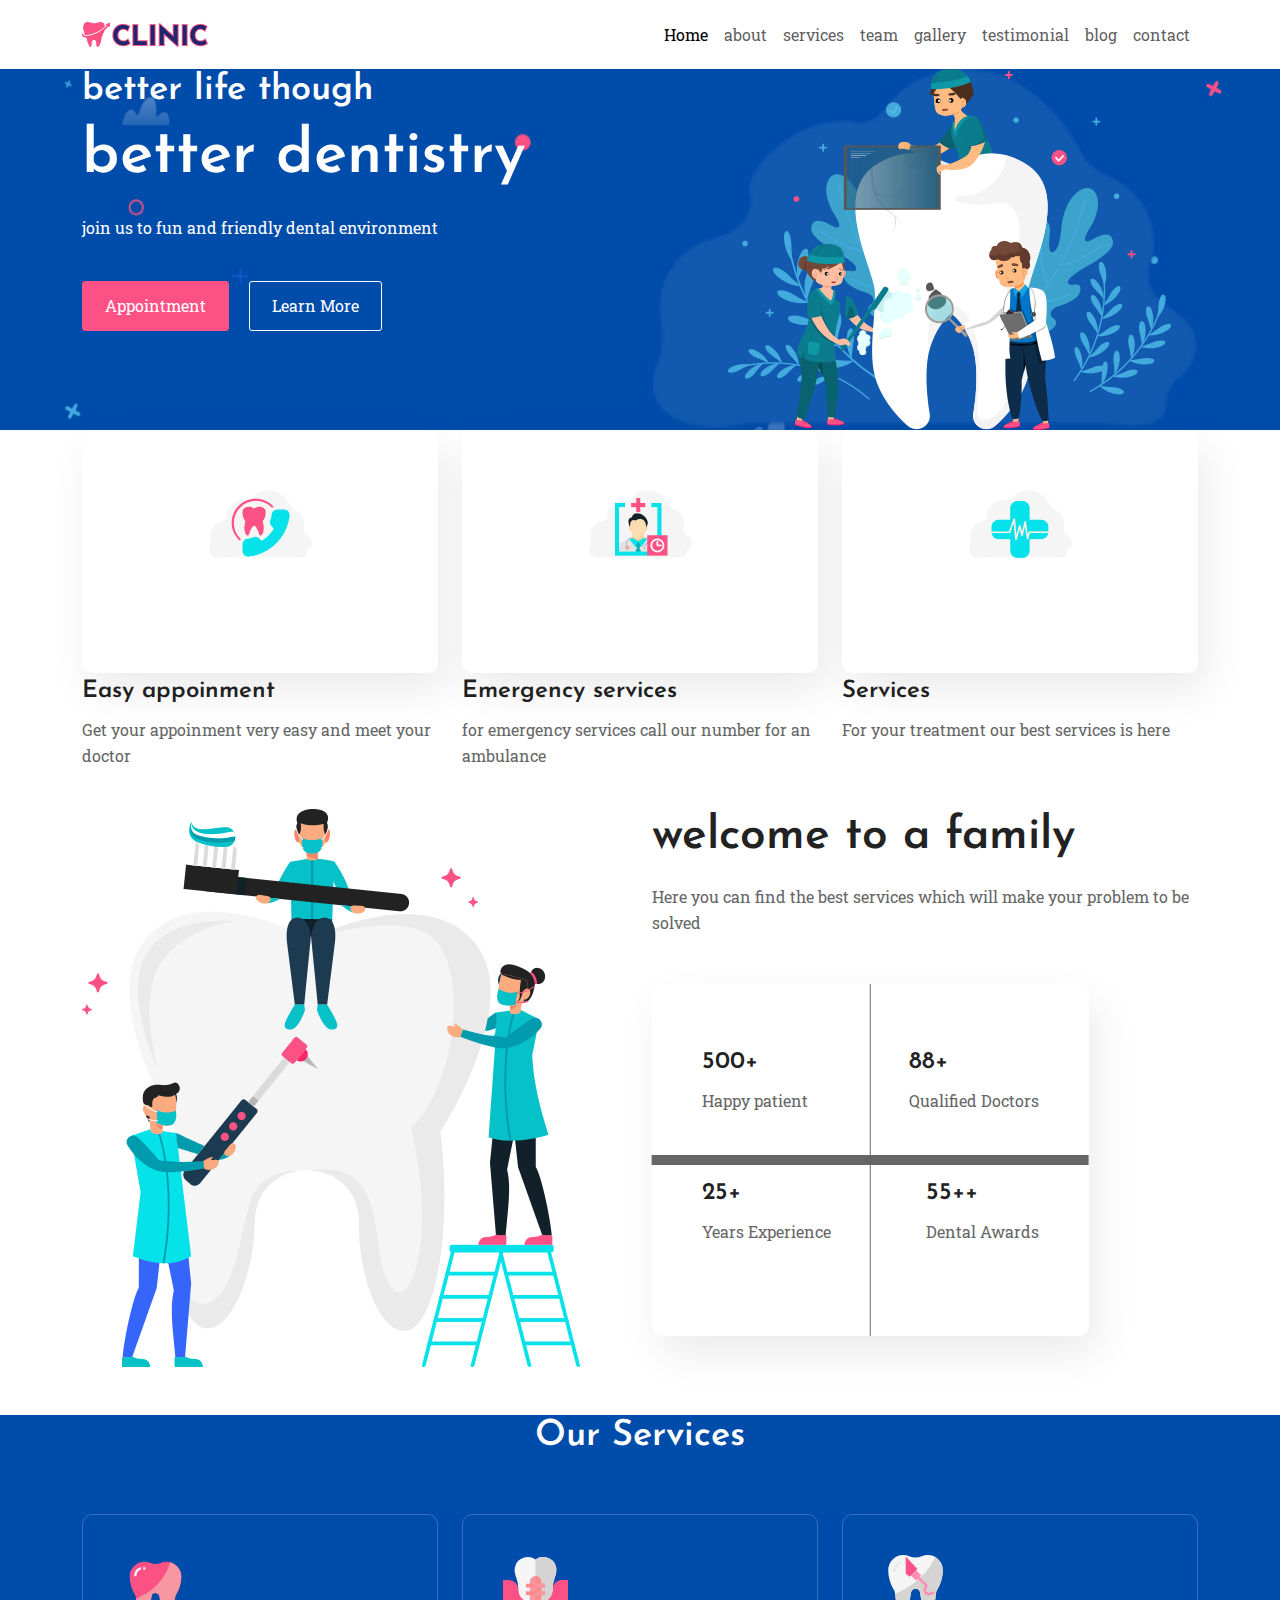
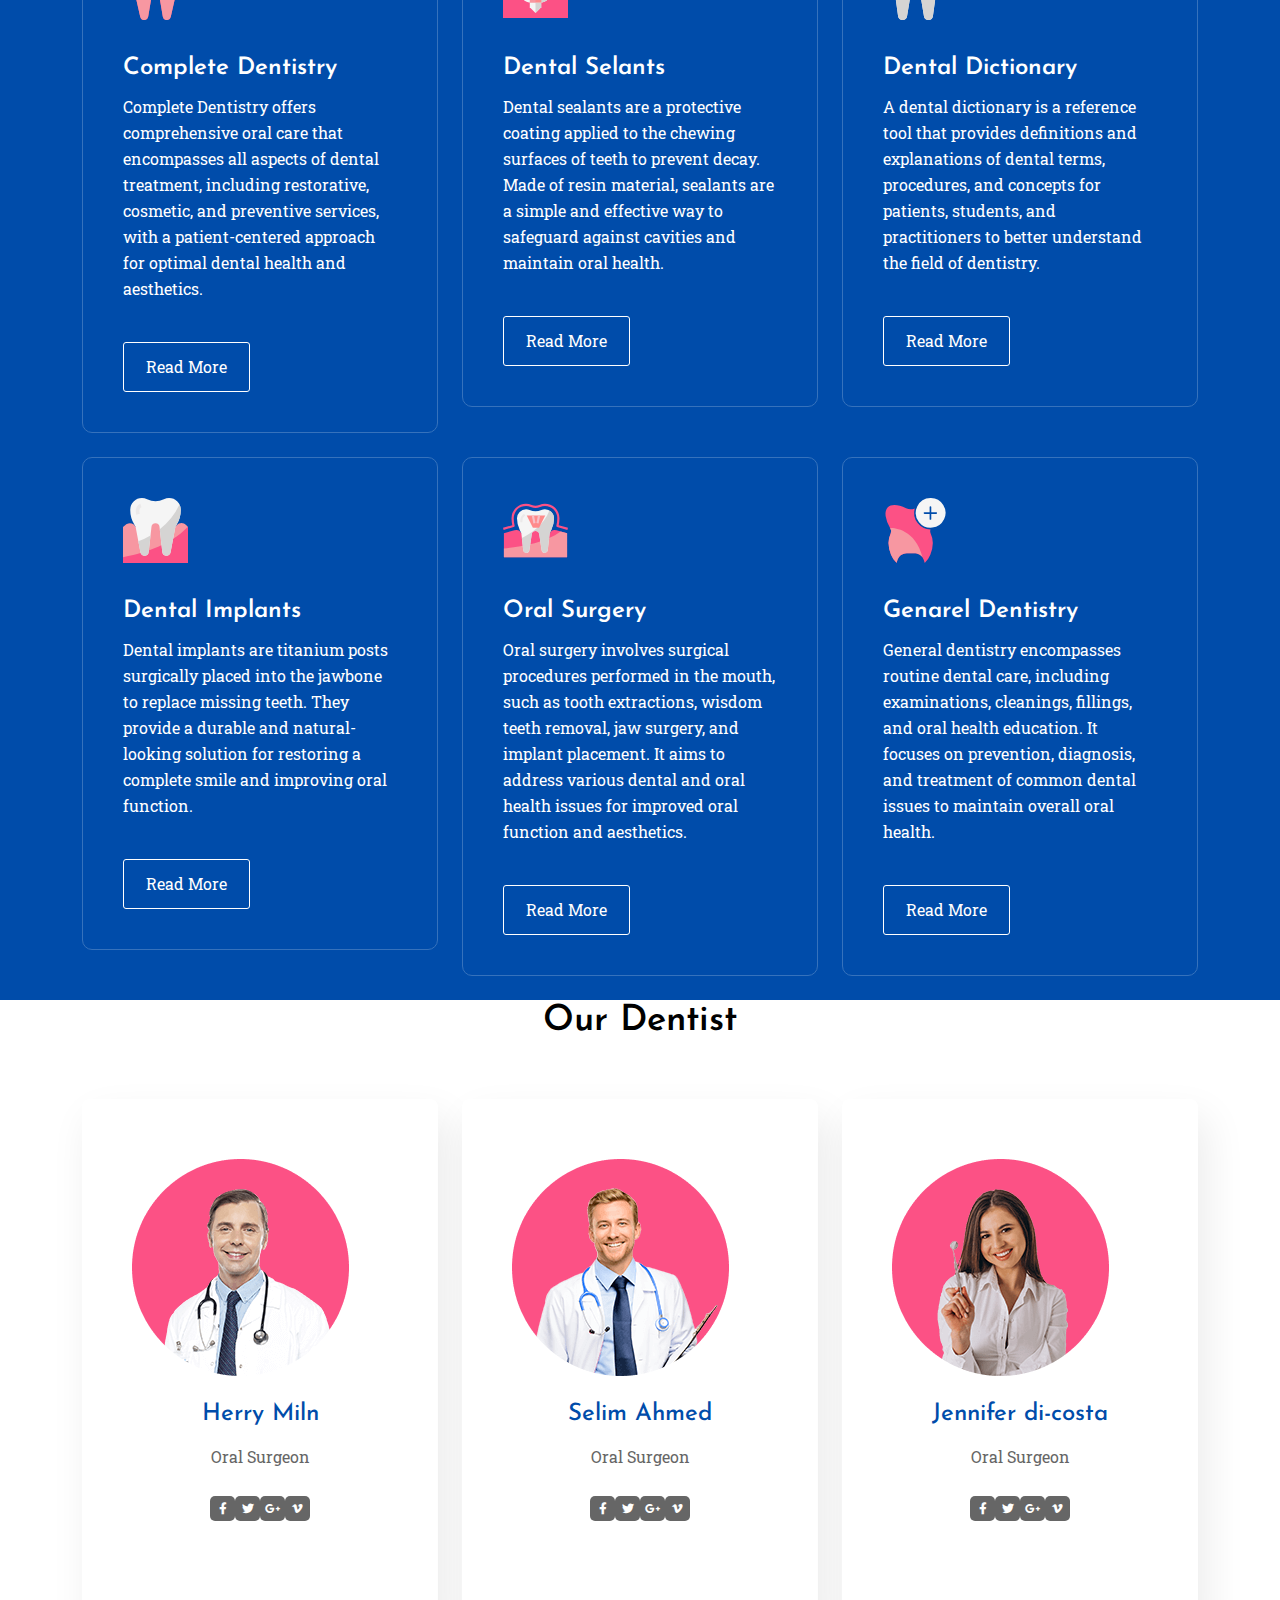
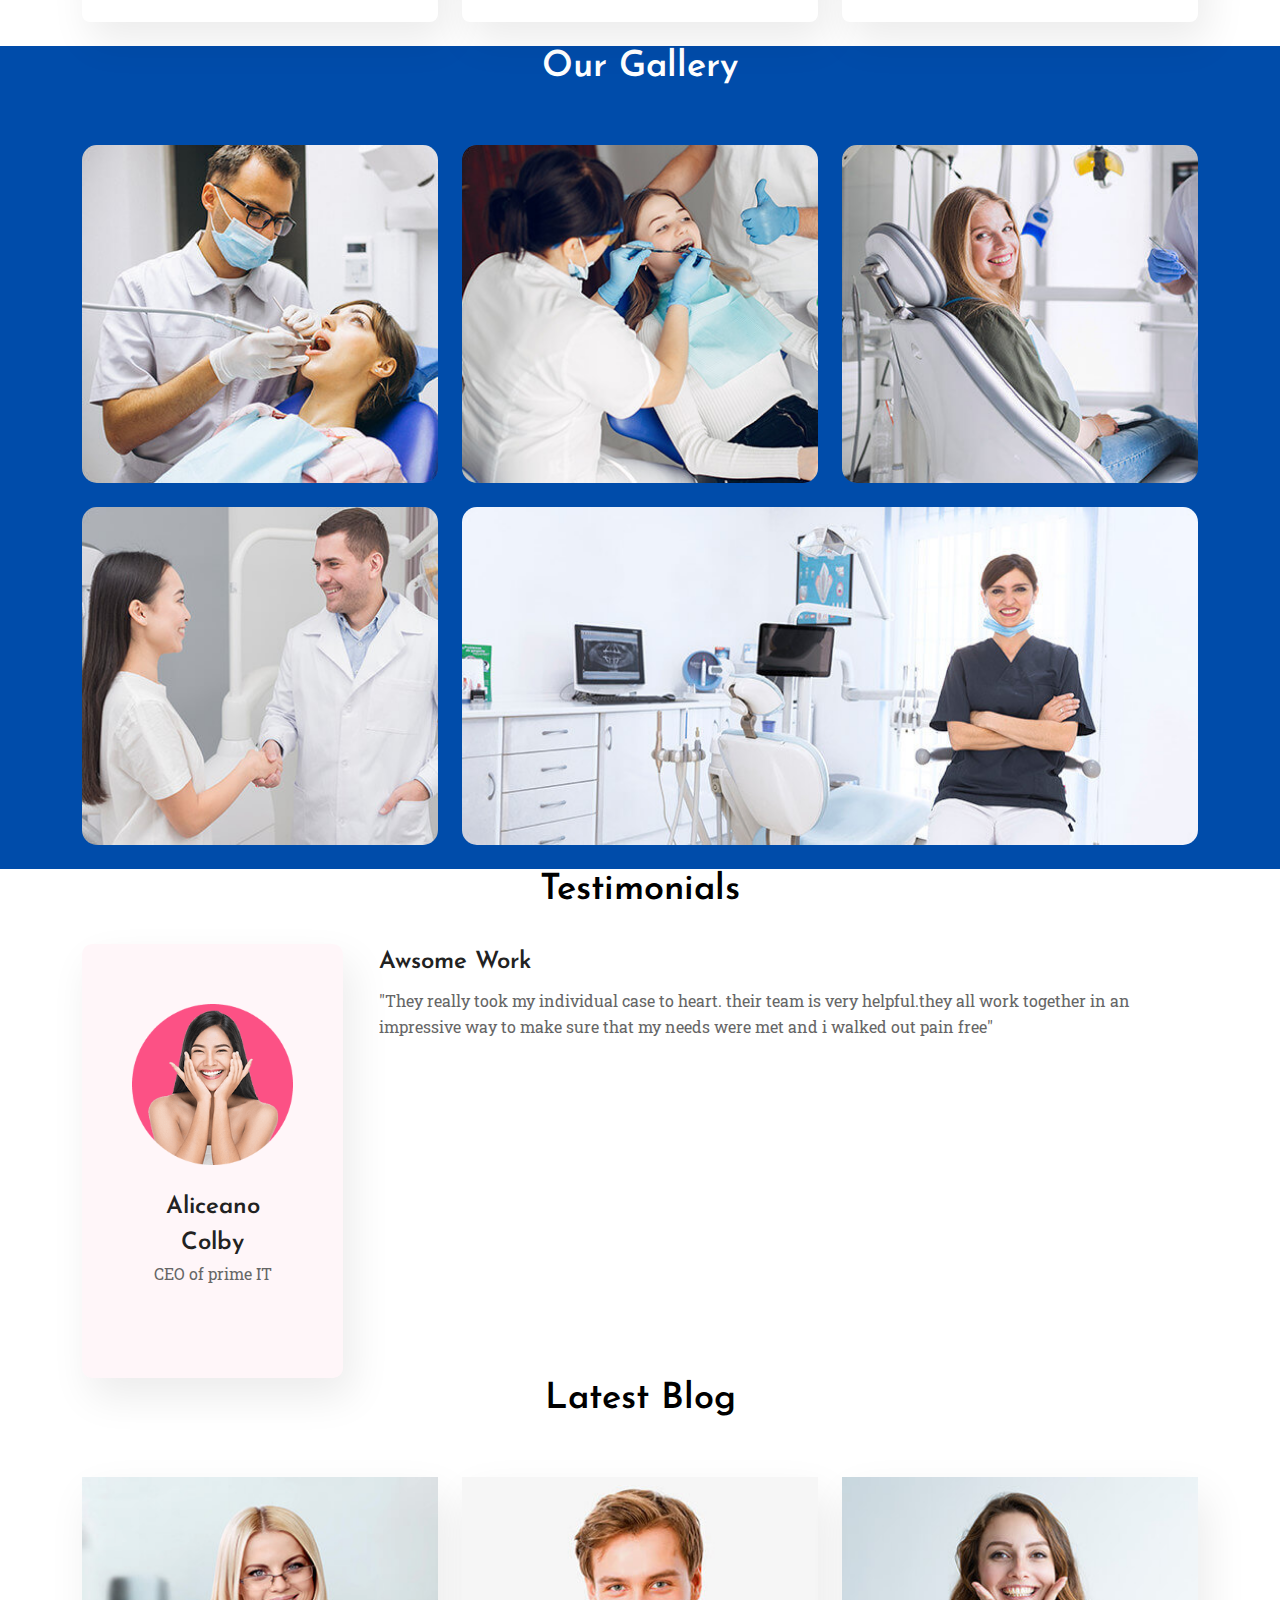
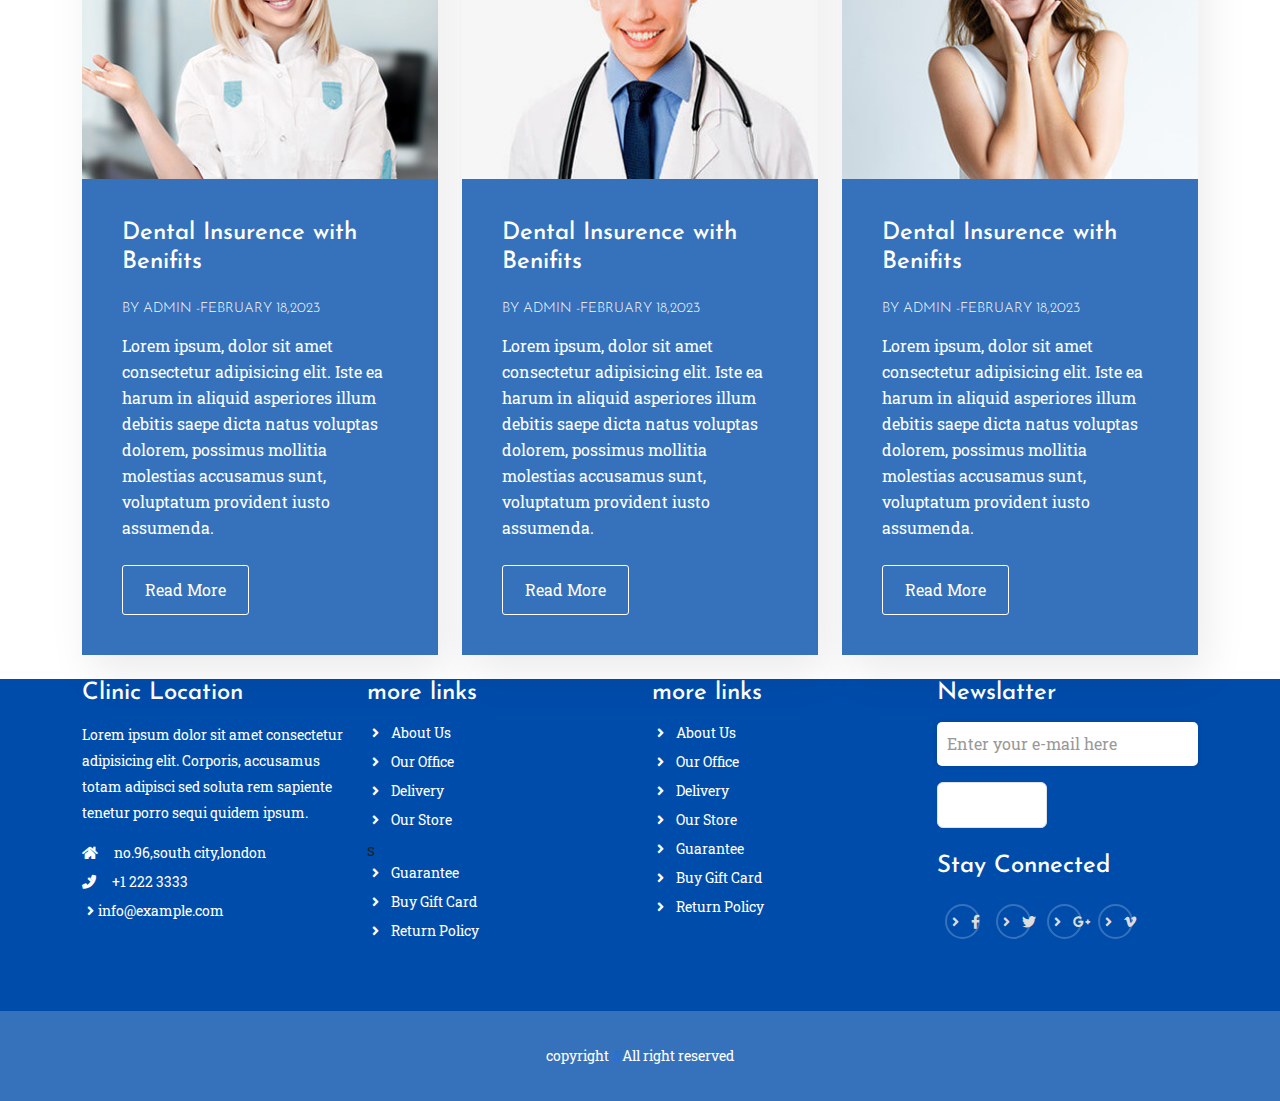
<file: dentist/index.html>
<!doctype html>
<html lang="en">

<head>
  <!-- Required meta tags -->
  <meta charset="utf-8">
  <meta name="viewport" content="width=device-width, initial-scale=1, shrink-to-fit=no">
  <title>hospital management website</title>
  <!--favicon-->
  <link rel="icon" type="image/png" href="favicon.png">
  <!-- Bootstrap CSS -->
  <link rel="stylesheet" href="https://cdnjs.cloudflare.com/ajax/libs/twitter-bootstrap/5.1.0/css/bootstrap.min.css">
  <link rel="stylesheet" href="https://cdnjs.cloudflare.com/ajax/libs/font-awesome/5.15.4/css/all.min.css">



  <!-- custom file's link-->
  <link rel="stylesheet" href="style.css">
  <link rel="stylesheet" href="responsive.style.css">
  <script src="main.js"></script>
  


</head>

<body data-bs-spy="scroll" data-bs-target="navbar" data-bs-offset="100">
  <header class="header_wrapper">
    <nav class="navbar navbar-expand-lg">
      <div class="container">
        <a class="navbar-brand" href="#">
          <img src="logo.png" class="img-fluid">
        </a>
        <button class="navbar-toggler" type="button" data-bs-toggle="collapse" data-bs-target="#navbarNav">
          <!--span class="navbar-toggler-icon"></span-->
          <i class="fa-solid fa-bars-staggered navbar-toggler-icon"></i>
        </button>
        <div class="collapse navbar-collapse justify-content-end" id="navbarNav">
          <ul class="navbar-nav  menu-navbar-nav">
            <li class="nav-item ">
              <a class="nav-link active" aria-current="page" href="#home">Home </a>
            </li>
            <li class="nav-item">
              <a class="nav-link" href="#about">about</a>
            </li>
            <li class="nav-item">
              <a class="nav-link" href="#services">services</a>
            </li>
            <li class="nav-item">
              <a class="nav-link" href="#team">team</a>
            </li>
            <li class="nav-item">
              <a class="nav-link" href="#gallery">gallery</a>
            </li>
            <li class="nav-item">
              <a class="nav-link" href="#testimonial">testimonial</a>
            </li>
            <li class="nav-item">
              <a class="nav-link" href="#blog">blog</a>
            </li>
            <li class="nav-item mt-3 mt-lg-0">
              <a class="nav-link" href="#contact">contact</a>
            </li>
          </ul>
        </div>
      </div>

    </nav>

  </header>
  <!--banner section-->
  <section id="home" class="home">
    <div class="banner_wrapper wrapper">
      <div class="container">
        <div class=" row align-item-center">
          <div class="col-md-6 order-md-1 order-2">
            <h3>better life though </h3>
            <h1>better dentistry</h1>
            <p>join us to fun and friendly dental environment</p>
            <a href="appointment.html" class="main-btn mt-4 fill-btn">Appointment</a>

            <a href="#" class="main-btn mt-4 ms-3">learn more</a>
          </div>
          <div class="col-md-6 order-md-2 order-1 mb-md-0 mb-5">
            <div class="top-right-sec">
              <div class="animate-img">
                <img class="aimg1" src="woman-brush.png">
                <img class="aimg1" src="doctor.png">

              </div>
              <img class="img-fluid ms-xl-5" src="top-right-img-1.png">
            </div>
          </div>

        </div>

      </div>

    </div>
    <div class="wrapper pb-0">
      <div class="container">
        <div class="row">
          <div class="col-md-4 col-sm-6 mb-4">
            <div class="card text-center">
              <div class="icon-box">
                <img src="Appointment-icon.png">
              </div>
            </div>
            <h4>Easy appoinment</h4>
            <p>Get your appoinment very easy and meet your doctor</p>
          </div>
          <div class="col-md-4 col-sm-6 mb-4">
            <div class="card text-center">
              <div class="icon-box">
                <img src="Emergency-icon.png">
              </div>
            </div>
            <h4>Emergency services</h4>
            <p>for emergency services call our number for an ambulance</p>
          </div>
          <div class="col-md-4 col-sm-6 mb-4">
            <div class="card text-center">
              <div class="icon-box">
                <img src="7-Service-icon.png">
              </div>
            </div>
            <h4>Services</h4>
            <p>For your treatment our best services is here</p>
          </div>
        </div>
      </div>
    </div>
  </section>
  

  <!--about section-->
  <section id="about" class="about_wrapper wrapper">
    <div class="container">
      <div class="row">
        <div class="col-md-6 mb-mb-0 mb-5">
          <div class="position-relative">
            <img src="about-banner1.png" class="img-fluid">
            <img src="about-img2.png" class="about-animate">

          </div>
        </div>
        <div class="col-md-6 text-center text-md-start">
          <h2>welcome to a family</h2>
          <p>Here you can find the best services which will make your problem to be solved</p>
          <div class="mt-5 card">
            <div class="about-clinic">
              <h4>500+</h4>
              <p>Happy patient</p>
            </div>
            <div class="about-clinic">
              <h4>88+</h4>
              <p>Qualified Doctors</p>
            </div>
            <div class="about-clinic">
              <h4>25+</h4>
              <p>Years Experience</p>
            </div>
            <div class="about-clinic">
              <h4>55++</h4>
              <p>Dental Awards</p>
            </div>
            <span class="line-1"></span>
            <span class="line-2"></span>
          </div>
        </div>
      </div>
    </div>


  </section>
  <!--services section-->
  <section id="services" class="services_wrapper wrapper">
    <div class="container">
      <div class="row">
        <div class="col-sm-12 text-center mb-5">
          <h3>Our Services</h3>
        </div>
      </div>
      <div class="row">
        <div class="col-md-4 col-sm-6 mb-4">
          <div class="card">
            <div class="icon-box">
              <img src="1.svg">
            </div>
            <div>
              <h4>Complete Dentistry</h4>
              <p>Complete Dentistry offers comprehensive oral care that encompasses all aspects of dental treatment,
                including restorative, cosmetic, and preventive services, with a patient-centered approach for optimal
                dental health and aesthetics.



              </p>
              <a href="#" class="main-btn mt-4">read more</a>
            </div>

          </div>
        </div>
        <div class="col-md-4 col-sm-6 mb-4">
          <div class="card">
            <div class="icon-box">
              <img src="2.svg">
            </div>
            <div>
              <h4>Dental Selants</h4>
              <p>Dental sealants are a protective coating applied to the chewing surfaces of teeth to prevent decay.
                Made of resin material, sealants are a simple and effective way to safeguard against cavities and
                maintain oral health.



              </p>
              <a href="#" class="main-btn mt-4">read more</a>
            </div>

          </div>
        </div>
        <div class="col-md-4 col-sm-6 mb-4">
          <div class="card">
            <div class="icon-box">
              <img src="3.svg">
            </div>
            <div>
              <h4>Dental Dictionary</h4>
              <p>A dental dictionary is a reference tool that provides definitions and explanations of dental terms,
                procedures, and concepts for patients, students, and practitioners to better understand the field of
                dentistry.

              </p>

              <a href="#" class="main-btn mt-4">read more</a>
            </div>

          </div>
        </div>
        <div class="col-md-4 col-sm-6 mb-4">
          <div class="card">
            <div class="icon-box">
              <img src="4.svg">
            </div>
            <div>
              <h4>Dental Implants</h4>
              <p>Dental implants are titanium posts surgically placed into the jawbone to replace missing teeth. They
                provide a durable and natural-looking solution for restoring a complete smile and improving oral
                function.


              </p>
              <a href="#" class="main-btn mt-4">read more</a>
            </div>

          </div>
        </div>
        <div class="col-md-4 col-sm-6 mb-4">
          <div class="card">
            <div class="icon-box">
              <img src="5.svg">
            </div>
            <div>
              <h4>Oral Surgery</h4>
              <p>Oral surgery involves surgical procedures performed in the mouth, such as tooth extractions, wisdom
                teeth removal, jaw surgery, and implant placement. It aims to address various dental and oral health
                issues for improved oral function and aesthetics.


              </p>
              <a href="#" class="main-btn mt-4">read more</a>
            </div>

          </div>
        </div>
        <div class="col-md-4 col-sm-6 mb-4">
          <div class="card">
            <div class="icon-box">
              <img src="6.svg">
            </div>
            <div>
              <h4>Genarel Dentistry</h4>
              <p>General dentistry encompasses routine dental care, including examinations, cleanings, fillings, and
                oral health education. It focuses on prevention, diagnosis, and treatment of common dental issues to
                maintain overall oral health.


              </p>
              <a href="#" class="main-btn mt-4">read more</a>
            </div>

          </div>
        </div>
      </div>
    </div>
  </section>
  <!--team section-->
  <section id="team" class="team_wrapper wrapper">
    <div class="container">
      <div class="row">
        <div class="col-sm-12 text-center mb-5">
          <h3 class="text-black">Our Dentist</h3>
        </div>
      </div>
      <div class="row">
        <div class="col-md-4 col-sm-6 mb-4">
          <div class="card rounded-3">
            <div class="team-img">
              <img src="team1.png" class="img-fluid">
            </div>
            <div class="team-info pt-4 text-center">
              <h5>Herry Miln</h5>
              <p>Oral Surgeon</p>
              <ul class="social-network">
                <li><a href="#"><i class="fab fa-facebook-f"></i></a></li>
                <li><a href="#"><i class="fab fa-twitter"></i></a></li>
                <li><a href="#"><i class="fab fa-google-plus-g"></i></a></li>
                <li><a href="#"><i class="fab fa-vimeo-v"></i></a></li>
              </ul>
            </div>
          </div>
        </div>
        <div class="col-md-4 col-sm-6 mb-4">
          <div class="card rounded-3">
            <div class="team-img">
              <img src="team2.png" class="img-fluid">
            </div>
            <div class="team-info pt-4 text-center">
              <h5>Selim Ahmed</h5>
              <p>Oral Surgeon</p>
              <ul class="social-network">
                <li><a href="#"><i class="fab fa-facebook-f"></i></a></li>
                <li><a href="#"><i class="fab fa-twitter"></i></a></li>
                <li><a href="#"><i class="fab fa-google-plus-g"></i></a></li>
                <li><a href="#"><i class="fab fa-vimeo-v"></i></a></li>
              </ul>
            </div>
          </div>
        </div>
        <div class="col-md-4 col-sm-6 mb-4">
          <div class="card rounded-3">
            <div class="team-img">
              <img src="team3.png" class="img-fluid">
            </div>
            <div class="team-info pt-4 text-center">
              <h5>Jennifer di-costa</h5>
              <p>Oral Surgeon</p>
              <ul class="social-network">
                <li><a href="#"><i class="fab fa-facebook-f"></i></a></li>
                <li><a href="#"><i class="fab fa-twitter"></i></a></li>
                <li><a href="#"><i class="fab fa-google-plus-g"></i></a></li>
                <li><a href="#"><i class="fab fa-vimeo-v"></i></a></li>
              </ul>
            </div>
          </div>
        </div>

      </div>
    </div>

  </section>
  <!--gallary-->
  <section id="gallery" class="gallery_wrapper wrapper">
    <div class="container">
      <div class="row">
        <div class="col-sm-12 text-center mb-5">
          <h3>Our Gallery</h3>
        </div>
      </div>
      <div class="row">
        <div class="col-md-4 col-sm-6 mb-4">
          <img src="1.jpg" class="w-100 h-100">
        </div>
        <div class="col-md-4 col-sm-6 mb-4">
          <img src="6.jpg" class="w-100 h-100">
        </div>
        <div class="col-md-4 col-sm-6 mb-4">
          <img src="3.jpg" class="w-100 h-100">
        </div>
        <div class="col-md-4 col-sm-6 mb-4">
          <img src="5.jpg" class="w-100 h-100">
        </div>
        <div class="col-md-8 col-sm-6 mb-4">
          <img src="4.jpg" class="w-100 h-100">
        </div>
      </div>
    </div>
  </section>
  <!--testimonial-->
  <section id="testimonial" class="testimonial_wrapper wrapper">
    <div class="container">
      <div class="row">
        <div class="col-sm-12 text-center mb-4">
          <h3 class="text-black">Testimonials</h3>
        </div>
      </div>
      <div class="row align-item-center">
        <div class="col-xl-3 col-md-4 col-sm-6">
          <div class="card text-center">
            <img src="client1.png" class="img-fluid">
            <h4 class="pt-4 mb-0">Aliceano Colby</h4>
            <p>CEO of prime IT</p>
          </div>
        </div>
        <div class="col-xl-9 col-md-8 col-sm-6 ps-md-4 pt-sm-0 pt-4">
          <h4>Awsome Work</h4>
          <p>"They really took my individual case to heart. their team is very helpful.they all work together in an
            impressive way to make sure that my needs were met and i walked out pain free"</p>
        </div>
      </div>
    </div>
  </section>
  <section id="blog" class="blog_wrapper wrapper">
    <div class="container">
      <div class="row">
        <div class="col-sm-12 text-center mb-5">
          <h3 class="text-black">Latest Blog</h3>
        </div>
      </div>
      <div class="row">
        <div class="col-md-4 col-sm-6 mb-4">
          <div class="card p-0 border-0 rounded-0">
            <img src="1,b.jpg">
            <div class="blog-content">
              <h5 class="text-white mb-4">Dental Insurence with Benifits</h5>
              <h6 class="text-white">By Admin -February 18,2023</h6>
              <p class="mt-2 text-white">Lorem ipsum, dolor sit amet consectetur adipisicing elit. Iste ea harum in aliquid asperiores illum debitis saepe dicta natus voluptas dolorem, possimus mollitia molestias accusamus sunt, voluptatum provident iusto assumenda.</p>
              <a href="#"class="main-btn mt-2">read more</a>
            </div>
          </div>
        </div>
        <div class="col-md-4 col-sm-6 mb-4">
          <div class="card p-0 border-0 rounded-0">
            <img src="2.b.jpg">
            <div class="blog-content">
              <h5 class="text-white mb-4">Dental Insurence with Benifits</h5>
              <h6 class="text-white">By Admin -February 18,2023</h6>
              <p class="mt-2 text-white">Lorem ipsum, dolor sit amet consectetur adipisicing elit. Iste ea harum in aliquid asperiores illum debitis saepe dicta natus voluptas dolorem, possimus mollitia molestias accusamus sunt, voluptatum provident iusto assumenda.</p>
              <a href="#"class="main-btn mt-2">read more</a>
            </div>
          </div>
        </div>
        <div class="col-md-4 col-sm-6 mb-4">
          <div class="card p-0 border-0 rounded-0">
            <img src="3.b.jpg">
            <div class="blog-content">
              <h5 class="text-white mb-4">Dental Insurence with Benifits</h5>
              <h6 class="text-white">By Admin -February 18,2023</h6>
              <p class="mt-2 text-white">Lorem ipsum, dolor sit amet consectetur adipisicing elit. Iste ea harum in aliquid asperiores illum debitis saepe dicta natus voluptas dolorem, possimus mollitia molestias accusamus sunt, voluptatum provident iusto assumenda.</p>
              <a href="#"class="main-btn mt-2">read more</a>
            </div>
          </div>
        </div>
      </div>
    </div>
  </section>
  
  <!--footer section-->
  <section id="contact" class="footer_wrapper wrapper">
    <div class="container pb-3">
      <div class="row">
        <div class="col-lg-3 col-md-6 mb-4">
          <h5>Clinic Location</h5>
          <p class="ps-0">Lorem ipsum dolor sit amet consectetur adipisicing elit. Corporis, accusamus totam adipisci sed soluta rem sapiente tenetur porro sequi quidem ipsum.</p>
          <div class="contact-info">
            <ul class="list-unstyled">
              <li><a href="#"><i class="fa fa-home me-3"></i>no.96,south city,london</a></li>
              <li><a href="#"><i class="fa fa-phone me-3"></i>+1 222 3333</a></li>
              <li><a href="#"><i class="fa fa-envelop me-3"></i>info@example.com</a></li>
            </ul>
          </div>
        </div>
        <div class="col-lg-3 col-md-6 mb-4">
          <h5>more links</h5>
          <ul class="link-widget p-0">
            <li><a href="#">About Us</a></li>
            <li><a href="#">Our Office</a></li>
            <li><a href="#">Delivery</a></li>
            <li><a href="#">Our Store</a></li>s
            <li><a href="#">Guarantee</a></li>
            <li><a href="#">Buy Gift Card</a></li>
            <li><a href="#">Return Policy</a></li>
          </ul>
        </div>
        <div class="col-lg-3 col-md-6 mb-4">
          <h5>more links</h5>
          <ul class="link-widget p-0">
            <li><a href="#">About Us</a></li>
            <li><a href="#">Our Office</a></li>
            <li><a href="#">Delivery</a></li>
            <li><a href="#">Our Store</a></li>
            <li><a href="#">Guarantee</a></li>
            <li><a href="#">Buy Gift Card</a></li>
            <li><a href="#">Return Policy</a></li>
          </ul>
        </div>
        <div= class="col-lg-3 col-md-6 mb-4">
          <h5>Newslatter</h5>
          <div class="form-group mb-4">
            <input type="email" class="form-control bg transparent" placeholder="Enter your e-mail here">
            <button type="submit" class="main-btn rounded-2 mt-3 border white text-white">Subscribe</button>
          </div>
          <h5>Stay Connected</h5>
          <ul class="social-network d-flex align-items-center p-0">
            <li><a href="#"><i class="fab fa-facebook-f"></i></a></li>
            <li><a href="#"><i class="fab fa-twitter"></i></a></li>
            <li><a href="#"><i class="fab fa-google-plus-g"></i></a></li>
            <li><a href="#"><i class="fab fa-vimeo-v"></i></a></li>
          </ul>
          </div>
        </div>
      </div>
    </div>
    <div class="container-fluid copyright-section">
      <p class="p-0">copyright <a href="#"><i class="fab-regular fa-copyright"></i></a> All right reserved</p>
    </div>
  </section>




</body>


<!--bootsrap 5 js cdn links-->
<script src="https://cdnjs.cloudflare.com/ajax/libs/popper.js/2.9.2/umd/popper.min.js"></script>
<script src="https://cdnjs.cloudflare.com/ajax/libs/twitter-bootstrap/5.1.0/js/bootstrap.min.js"></script>
<!--custom js link-->

</body>

</html>
</file>
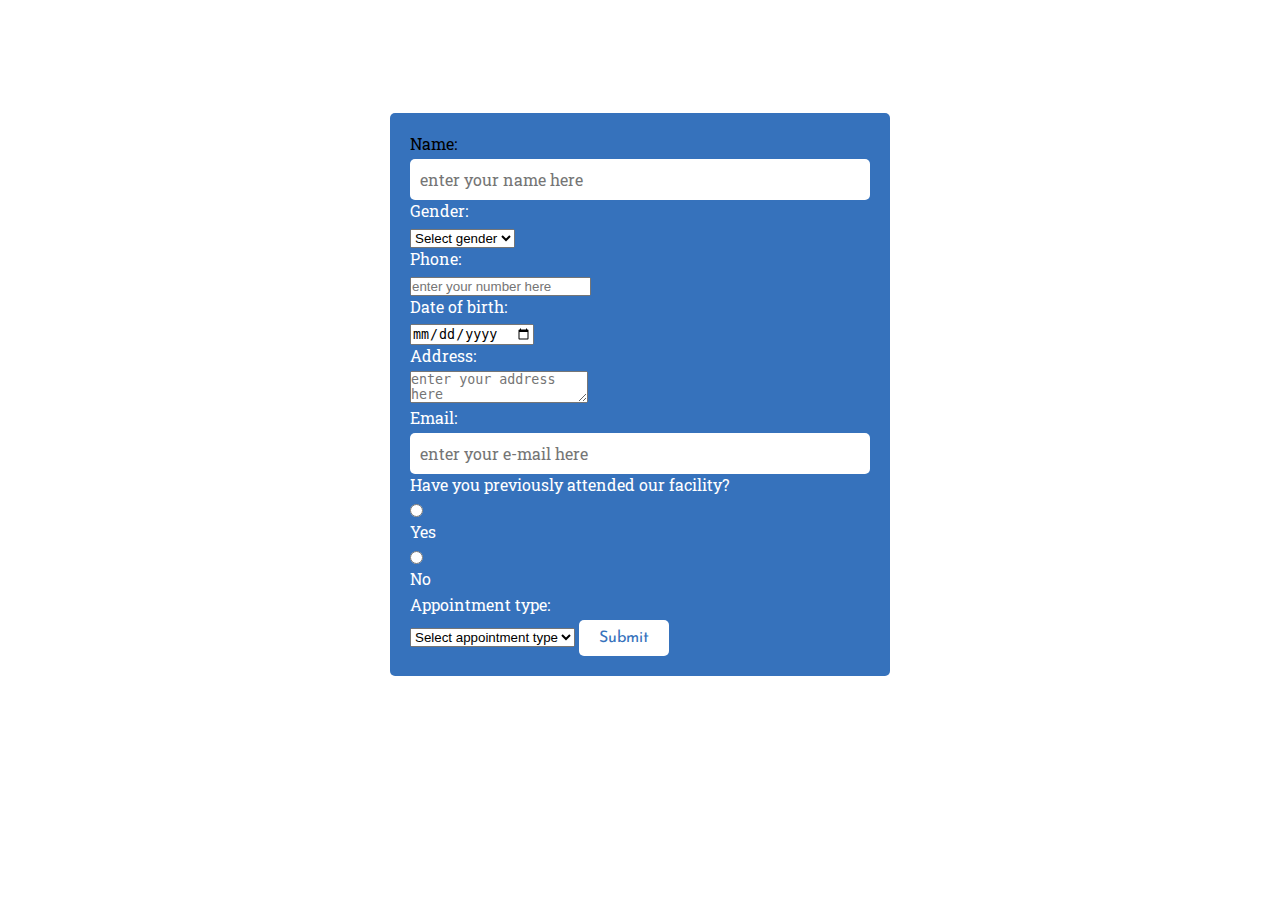
<file: dentist/appointment.html>
<!-- appointment_form.html -->

<!DOCTYPE html>
<html lang="en">
<head>
  <meta charset="UTF-8">
  <meta name="viewport" content="width=device-width, initial-scale=1.0">
  <link rel="stylesheet" href="style.css">
  <title>Appointment Form</title>
</head>
<body>
  <h1>Appointment Form</h1>

  <form action="appointment.php" method="post">
    <input type="hidden" name="action" value="submit"
    <label for="name">Name:</label>
    <input type="text" id="name" name="name" placeholder="enter your name here" required>
  
    <label for="gender">Gender:</label>
    <select id="gender" name="gender" required>
      <option value="">Select gender</option>
      <option value="male">Male</option>
      <option value="female">Female</option>
      <option value="other">Other</option>
    </select>
  
    <label for="phone">Phone:</label>
    <input type="tel" id="phone" name="phone" placeholder="enter your number here" pattern="[0-9]{11}" required>
  
    <label for="dob">Date of birth:</label>
    <input type="date" id="dob" name="dob" required>
  
    <label for="address">Address:</label>
    <textarea id="address" name="address" placeholder="enter your address here" required></textarea>
  
    <label for="email">Email:</label>
    <input type="email" id="email" name="email"placeholder="enter your e-mail here" required>
  
    <label for="previous-attendance">Have you previously attended our facility?</label>
    <input type="radio" id="yes" name="previous-attendance" value="yes" required>
    <label for="yes">Yes</label>
    <input type="radio" id="no" name="previous-attendance" value="no" required>
    <label for="no">No</label>
  
    <label for="appointment-type">Appointment type:</label>
    <select id="appointment-type" name="appointment-type" required>
      <option value="">Select appointment type</option>
      <option value="cleaning">Cleaning</option>
      <option value="checkup">Checkup</option>
      <option value="filling">Filling</option>
      <option value="root-canal">Root canal</option>
    </select>
  
    <button type="submit">Submit</button>
  </form>
  
</body>
</html>
</file>
<file: dentist/style.css>
/*table of content */
/*.......
1.general
2.navbar
3.banner
4.services
5.team
6.gallery
7.testimonial
8.blog
9.foooter
........*/
/*general*/
@import url('https://fonts.googleapis.com/css2?family=josefin+sans:wght@100;200;300;400;500;600;700&display=swap');
@import url('https://fonts.googleapis.com/css2?family=Roboto+Slab:wght@100;200;300;400;500;600;700;900&display=swap');

* {
    box-sizing: border-box;
    margin: 0;
    padding: 0;
}
:root{
    /*background color*/
    --primary-color: #004caa;
    --secondary-color: #fc5185;
    --bg-light-blue:#3672bc;
    --bg-dark: #666;
    --bg-white: #fff;

    /*text style*/
    --primary-font:'Roboto Slab',serif;
    --secondary-font:'Josefin Sans',sans-serif;
    --primary-text:#004caa;
    --secondary-text:#fc5185;
    --text-white:#fff;
    --text-black:#222;
    --text-gray:#666;
    --text-light:#ddd;

}
body{
    font-family:var(--primary-font);
    background-color: var(--bg-white);
}

a{
    text-decoration: none;
}
::-webkit-scrollbar{
    width:.375rem;
}
::-webkit-scrollbar-track{
    background:var(--bg-light-blue);
}
::-webkit-scrollbar-thumb{
    background: var(--secondary-color);
}

.wraper{
    padding: 6.25rem 0;
}
.main-btn{
    display:inline-block;
    border:.0625rem solid var(--bg-white);
    color:var(--text-white);
    text-align: center;
    padding: .75rem 1.375rem;
    font-size: 1 rem;
    background:transparent;
    text-transform: capitalize;
    border-radius: .1875rem;
    transition: all 0.3s ease-in-out;

}
.main-btn:hover{
    background-color: var(--secondary-color);
    border-color: var(--secondary-color);
    color:var(--text-white);
}
.fill-btn{
    background-color: var(--secondary-color);
    border-color:var(--secondary-color) ;
    color:var(--text-white);

}
.fill-btn:hover{
    background-color: var(--bg-white);
    border-color: var(--bg-white);
    color:var(--text-black)

}
h1{
    font-size: 3.875rem;
    margin-bottom: 1.25rem;
    font-weight: 600;
    color:var(--text-white);
    font-family: var(--secondary-font);

}
h2{
    font-size: 2.875rem;
    font-weight: 600;
    color:var(--text-white);
    font-family: var(--secondary-font);

}
h3{
    font-size: 2.25rem;
    font-weight: 600;
    color:var(--text-white);
    font-family: var(--secondary-font);

}
h4{
    font-size: 1.5rem;
    font-weight: 600;
    line-height: 2.25rem;
    color:var(--text-black);
    font-family: var(--secondary-font);

}
h5{
    font-size: 1.5rem;
    line-height: 1.2;
    font-weight: 500;
    color:var(--primary-text);
    margin-bottom: .9375rem;
    font-family: var(--secondary-font);

}
h6{
    font-size: .875rem;
    font-weight: 300;
    color:var(--text-black);
    text-transform: uppercase;
    margin-bottom: .9375rem;
    font-family: var(--secondary-font);

}
p{
    font-size: 1rem;
    color:var(--text-gray);
    line-height: 1.625rem;
}
.card{
    border-radius: .625rem;
    background-color: var(--bg-white);
    box-shadow: .5084rem 1.1419rem 2.5rem rgb(0 0 0 /8%);
    padding: 3.75rem 3.125rem 4.6875rem;
    -webkit-transition: all .4s;
    transition: all .4s;
    border:0;
}
@keyframes movebounce{
    0%{
        -webkit-transform:translateY(0);
        transform:translateY(0);
    }
    50%{
        -webkit-transform:translateY(1.25rem);
        transform:translateY(1.25rem);
    }
    100%{
        -webkit-transform:translateY(0);
        transform:translateY(0);
    }
}
 /*navbar*/ 
.header_wrapper.navbar{
    padding:.9375rem 0;
    background-color: transparent;
    transition:0.3s ease-in-out ;
}
.header_wrapper.navbar-toggler,
.header_wrapper.navbar-toggler:focus{
    border:0;
    box-shadow:none;
    color:var(--text-black);
    line-height: 2;
}
.header_wrapper.nav-item{
    margin:0.625rem;

}
.header_wrapper.nav-item.nav-link{
    font-size:1.125rem;
    font-weight: 400;
    color:var(--primary-text);
    display: inline-block;
    font-family: var(--secondary-font);
}
.header_wrapper.nav-item.nav-link:hover,
.header_wrapper.nav-item.nav-link:focus,
.header_wrapper.nav-item.nav-link.active
{
    color:var(--secondary-text)
}
.navbar.header-scroller{
    position:fixed;
    top:0;
    left:0;
    width:100%;
    z-index:999;
    background-color: var(--bg-white);
    box-shadow: .5084rem 1.1419rem 2.5rem rgb(0 0 0/8%);
    transition:0.3s ease-in-out;


}
.banner_wrapper{
    background-image:url(Top-banner.jpg);
    background-repeat: no-repeat;
    background-position: center center;
    background-size:cover;
}
.banner_wrapper p{
    max-width: 80%;
    color:var(--text-white)
}
.banner_wrapper .top-right-sec{
    position: relative;
    background-image: url(top-right-bg.png);
    background-repeat: no-repeat;
    background-position: center center;
    background-size:contain;
    display: flex;
    align-items: flex-end;
    justify-content: center;
}
.banner_wrapper .animate-img{
    position:absolute;
    bottom:0;
    left:50%;
    -webkit-transform: translateX(-50%);
    transform:translateX(-50%);
    z-index:22;
}
.banner_wrapper .animate-img .aimg1{
    left:-5.6875rem;
    
    -webkit-animation-name: movebounce;
    animation-name: movebounce;
    -webkit-animation-delay: 100ms;
    animation-delay: 100ms;
    -moz-animation-iteration-count: infinite;
    animation-iteration-count: infinite;
    -webkit-animation-timing-function: ease-in-out;
    animation-timing-function: ease-in-out;
    -webkit-animation-duration: 2s;
    animation-duration: 2s;
    -webkit-animation-direction: alternate;
    animation-direction: alternate;
}
.banner_wrapper .animate-img .aimg2{
    margin-left:5.5rem;
    -webkit-animation-name: movebounce;
    animation-name: movebounce;
    -webkit-animation-delay: 200ms;
    animation-delay: 200ms;
    -moz-animation-iteration-count: infinite;
    animation-iteration-count: infinite;
    -webkit-animation-timing-function: ease-in-out;
    animation-timing-function: ease-in-out;
    -webkit-animation-duration: 2.5s;
    animation-duration: 2.5s;
    -webkit-animation-direction: alternate;
    animation-direction: alternate;
}
.home .card:hover{
    -webkit-transform:translateY(-0.625rem);
    transform: translateY(-0.625rem);
}
.home .icon-box{
    text-align: center;
    margin:0 auto 2.5rem;
}
/* about */
.about_wrapper h2{
    color:var(--text-black);
}
.about_wrapper .card{
    width:80%;
    flex-direction: row;
    justify-content: space-between;
    flex-wrap: wrap;
}
.about_wrapper .about-clinic:nth-child(1),
.about_wrapper .about-clinic:nth-child(2){
    margin-bottom: 2.8125rem;
}
.about_wrapper .about-clinic:nth-child(2),
.about_wrapper .about-clinic:nth-child(4){
    padding-left:3.75rem;
}
.about_wrapper .line-1,
.about_wrapper .line-2{
    content:'';
    position:absolute ;
    left: 50%;
    top: 50%;
    transform: translate(-50%,-50%);
    width:.0313rem;
    height: 100%;
    background: var(--bg-dark);
}
.about_wrapper .line-2{
    width: 100%;
    height: 0.625rem;
}
.about_wrapper .about-animate{
    position: absolute;
    left: 2.5rem;
    bottom: 0;
    -webkit-animation: movebounce 3s linear infinite;
    animation:movebounce 3s linear infinite;
}
/*services*/
.services_wrapper{
    background-color: var(--primary-color);
}
.services_wrapper .card{
    background-color: transparent;
    border: .0625rem solid var(--bg-light-blue);
    box-shadow: none;
    padding: 2.5rem;
}
.services_wrapper .card:hover{
    background: var(--bg-light-blue);
    cursor: cell;
    border-color: transparent;
}
.services_wrapper .card h4,
.services_wrapper .card p{
    color: var(--text-white);

}
.services_wrapper .icon-box{
    margin-bottom: 1.875rem;
}
/*team section*/
.team_wrapper.card{
    padding: 1.5rem;
}
.team_wrapper.card:hover{
    -webkit-transform: translateY(-0.625);
    transform: translateY(-0.625);
}
.team_wrapper .team-info .social-network{
    -webkit-transition: all 0.3s ease-in-out;
    padding: .625rem 0;
    list-style: none;
    display: flex;
    align-items: center;
    justify-content: center;
}
.team_wrapper .team-info .social-network li a{
    width: 1.5625rem;
    height: 1.5625rem;
    line-height: 1.5625rem;
    display: block;
    border-radius: .3125rem;
    margin: 0 .3125;
    font-size: .75rem;
    background-color: var(--bg-dark);
    color: var(--text-white);
    -webkit-transition: all 0.3s ease;
    transition: all 0.3s ease;
}
.team_wrapper .team-info .social-network li a:hover{
    background: var(--secondary-color);
}
/*gallary*/
.gallery_wrapper{
    background-image: url(gallery-background.png);
    background-repeat: no-repeat;
    background-position: center;
    background-size: cover;
}
.gallery_wrapper img{
    border-radius: .9375rem;
}
/*testimonial*/
.testimonial_wrapper .card{
    background-color: rgba(252,81,133,.05);
}
/*appoinment_wrapper*/
.appointment_wrapper{
    background-image:url(appointmnet-bg.jpg);
    background-repeat: no-repeat;
    background-position: center;
    background-size: cover;
}
/*blog*/
.blog_wrapper .blog-content{
    background-color: var(--bg-light-blue);
    padding: 2.5rem;
}
/*footer*/
.footer_wrapper{
    background-color: var(--primary-color);
    padding-bottom: 0;
}
.footer_wrapper h5{
    color:var(--text-white);
}
.footer_wrapper .contact-info ul a{
    padding: 0;
}
.footer_wrapper ul li{
    margin-bottom: .5rem;
    list-style: none;
    font-size: .875rem;
}
.footer_wrapper ul li a{
    color: var(--text-white);
}
.footer_wrapper ul li a,
.footer_wrapper p{
    color: var(--text-white);
    font-size: .875rem;
    padding-left: 1.5rem;
    position: relative;
    -webkit-transition: all 0.3s ease-out 0s;
    transition: all 0.3s ease-out 0s;
}
.footer_wrapper ul li a::before{
    content: '\f105';
    font-family: "Font Awesome 5 Free";
    font-weight: 600;
    position: absolute;
    left: 0.3rem;
    top: 50%;
    -webkit-transform:translateY(-50%);
    transform: translateY(-50%);
}
.footer_wrapper  .link-widget li a:hover{
    margin-left: .625rem;
    color:var(--secondary-text);
}
.footer_wrapper .social-network a{
    width: 2.1875rem;
    height: 2.1875rem;
    margin: .5rem;
    line-height: 2rem;
    font-size: .875rem;
    display: inline-block;
    border: .125rem solid var(--bg-light-blue);
    color:var(--text-light);
    text-align: center;
    border-radius: 100%;
    -webkit-transition: all 0.3s cubic-bezier(0.645,0.045,0.355,1);
    transition: all 0.3s cubic-bezier(0.645,0.045,0.355,1);
}
.footer_wrapper.social-network a:hover{
    background-color: var(--secondary-color);
    border-color: var(--secondary-color);
    color: var(--text-white);
    transform: translateY(-0.1875rem);
}
.footer_wrapper::placeholder{
    color: var(--text-light);
}
.footer_wrapper .form-control{
    color: var(--text-light);
}
.footer_wrapper .form-control:focus{
    outline: none;
    box-shadow: none;
    border-color: var(--bg-white);
}
.footer_wrapper .copyright-section{
    background-color: var(--bg-light-blue);
    padding: 2rem 0 1rem;
    text-align: center;
}
.footer_wrapper.copyright-section a{
    color: var(--text-white);
    font-weight: 600;
}
form {
    background-color: #3672bc;
    padding: 20px;
    margin: 50px auto;
    max-width: 500px;
    border-radius: 5px;
  }
  
  h2 {
    color: #fff;
    margin-bottom: 20px;
  }
  
  .form-group {
    margin-bottom: 20px;
  }
  
  label {
    display: block;
    color: #fff;
    margin-bottom: 5px;
  }
  
  input[type="text"],
  input[type="email"],
  input[type="password"] {
    display: block;
    width: 100%;
    padding: 10px;
    border-radius: 5px;
    border: none;
    background-color: #fff;
    color: #222;
    margin-top: 5px;
    font-family: 'Roboto Slab', serif;
    font-size: 16px;
  }
  
  button[type="submit"] {
    padding: 10px 20px;
    border-radius: 5px;
    border: none;
    background-color: #fff;
    color: #3672bc;
    font-family: 'Josefin Sans', sans-serif;
    font-size: 16px;
    cursor: pointer;
    transition: all 0.3s ease;
  }
  
  button[type="submit"]:hover {
    background-color: #ddd;
    color: #fff;
  }
 /*appointment form style*/
.appointment-form {
    max-width: 500px;
    margin: 0 auto;
    background-color: #f5f5f5;
    padding: 20px;
    border-radius: 10px;
  }
  
  .appointment-form h2 {
    text-align: center;
    font-size: 32px;
    color: #004caa;
    margin-bottom: 20px;
  }
  
  .form-group {
    margin-bottom: 20px;
  }
  
  .form-group label {
    display: block;
    font-size: 18px;
    font-weight: bold;
    margin-bottom: 5px;
    color: #666;
  }
  
  .form-group input,
  .form-group textarea {
    display: block;
    width: 100%;
    padding: 10px;
    border: none;
    border-radius: 5px;
    background-color: #fff;
    box-shadow: 0 0 5px rgba(0, 0, 0, 0.1);
    font-size: 16px;
    color: #222;
  }
  
  .form-group input::placeholder,
  .form-group textarea::placeholder {
    color: #999;
  }
  
  .submit-btn {
    display: inline-block;
    background-color: #ff4040;
    color: #fff;
    border: none;
    border-radius: 5px;
    padding: 10px 20px;
    font-size: 16px;
    cursor: pointer;
    transition: background-color 0.3s ease-in-out;
  }
  
  .submit-btn:hover {
    background-color: #dc143c;
  }
  
  .decline-btn {
    display: inline-block;
    background-color: #fff;
    color: #666;
    border: 1px solid #666;
    border-radius: 5px;
    padding: 10px 20px;
    font-size: 16px;
    cursor: pointer;
    transition: background-color 0.3s ease-in-out, color 0.3s ease-in-out;
  }
</file>
<file: dentist/responsive.style.css>
@media(max-width:1199.5px){
    /*custom css*/
    .card{
        padding:2.5rem,1.875rem;
    }
    /*header*/
    .header_wrapper .navbar-nav .nav-link{
        font-size: 1rem;
    }
    /*top banner */
    .banner_wrapper .animate-img .aimg1{
        left:-3.125rem;

    }
    /*about*/
    .about_wrapper .about-animate{
        left:.9375rem;
    }
    /*services*/
    .services_wrapper .card{
        padding:1.875rem 1.25rem;
    }
    

    
}

@media(max-width:991px){
    /*custom css*/
    .wrapper{
        padding:3.125rem 0;
    }
    .main-btn{
        font-size: .875rem;
    }
    h1{
        font-size: 2.815rem;
        margin-bottom: .625rem;
    }
    h2{
        font-size:1.875rem ;
    }
    h3{
        font-size:1.5625rem ;
    }
    h4{
        font-size:1.25rem ;
    }
    h5{
        font-size: 1.125rem;
    }
    p{
        font-size: .875rem;
        line-height: 1.35rem;
    }
    .card{
        padding:1.875rem 1rem;

    }
    /*navbar*/
    .header-scrolled{
        height:auto;
    }
    .header_wrapper .menu-navbar-nav{
        text-align: center;
    }
    .header_wrapper .nav-item .nav-link{
        margin-top: .9375rem;
    }
    /*banner*/
    .banner_wrapper p{
        max-width: 100%;
    }
    /*about*/
    .about_wrapper .about-clinic:nth-child(1),
.about_wrapper .about-clinic:nth-child(2){
    margin-bottom: 1.5625rem;
}
.about_wrapper .about-clinic:nth-child(2),
.about_wrapper .about-clinic:nth-child(4){
    padding-left:2.375rem;
}
 /*services*/
 .services_wrapper .card{
    padding:1.875rem .875rem;
}
/*blog*/
.blog_wrapper.card .blog-content{
    padding: 1.875rem .625rem;
}
@media(max-width:767px){
    /*custom css*/
    .main-btn{
        font-size: .875rem;
    }
    h1{
        font-size: 2.55rem;
        margin-bottom: 2.5rem;
    }
   
    h5{
        font-size: 1.25rem;
    }

}
 /*services*/
 .services_wrapper .card{
    text-align: center;
 }
 /*blog*/
.blog_wrapper.card .blog-content{
   margin: 0;
}
/*footer*/
.footer_wrapper{
    background-color: var(--primary-color);
    padding-bottom: 0;
}
.footer_wrapper>div{
    padding: 0 1.875rem;
}
}


@media(max-width:360px){
     /*services*/
     .services_wrapper .icon-box{
        margin-bottom: .9375rem;
    }
    /*about*/
  .about_wrapper .about-animate{
    width:6.875rem;
  }
  .about_wrapper .card{
    padding:1.25rem .3125rem;
  }
.about_wrapper .about-clinic:nth-child(2),
.about_wrapper .about-clinic:nth-child(4){
    padding-left:.625rem;
}

}
</file>
